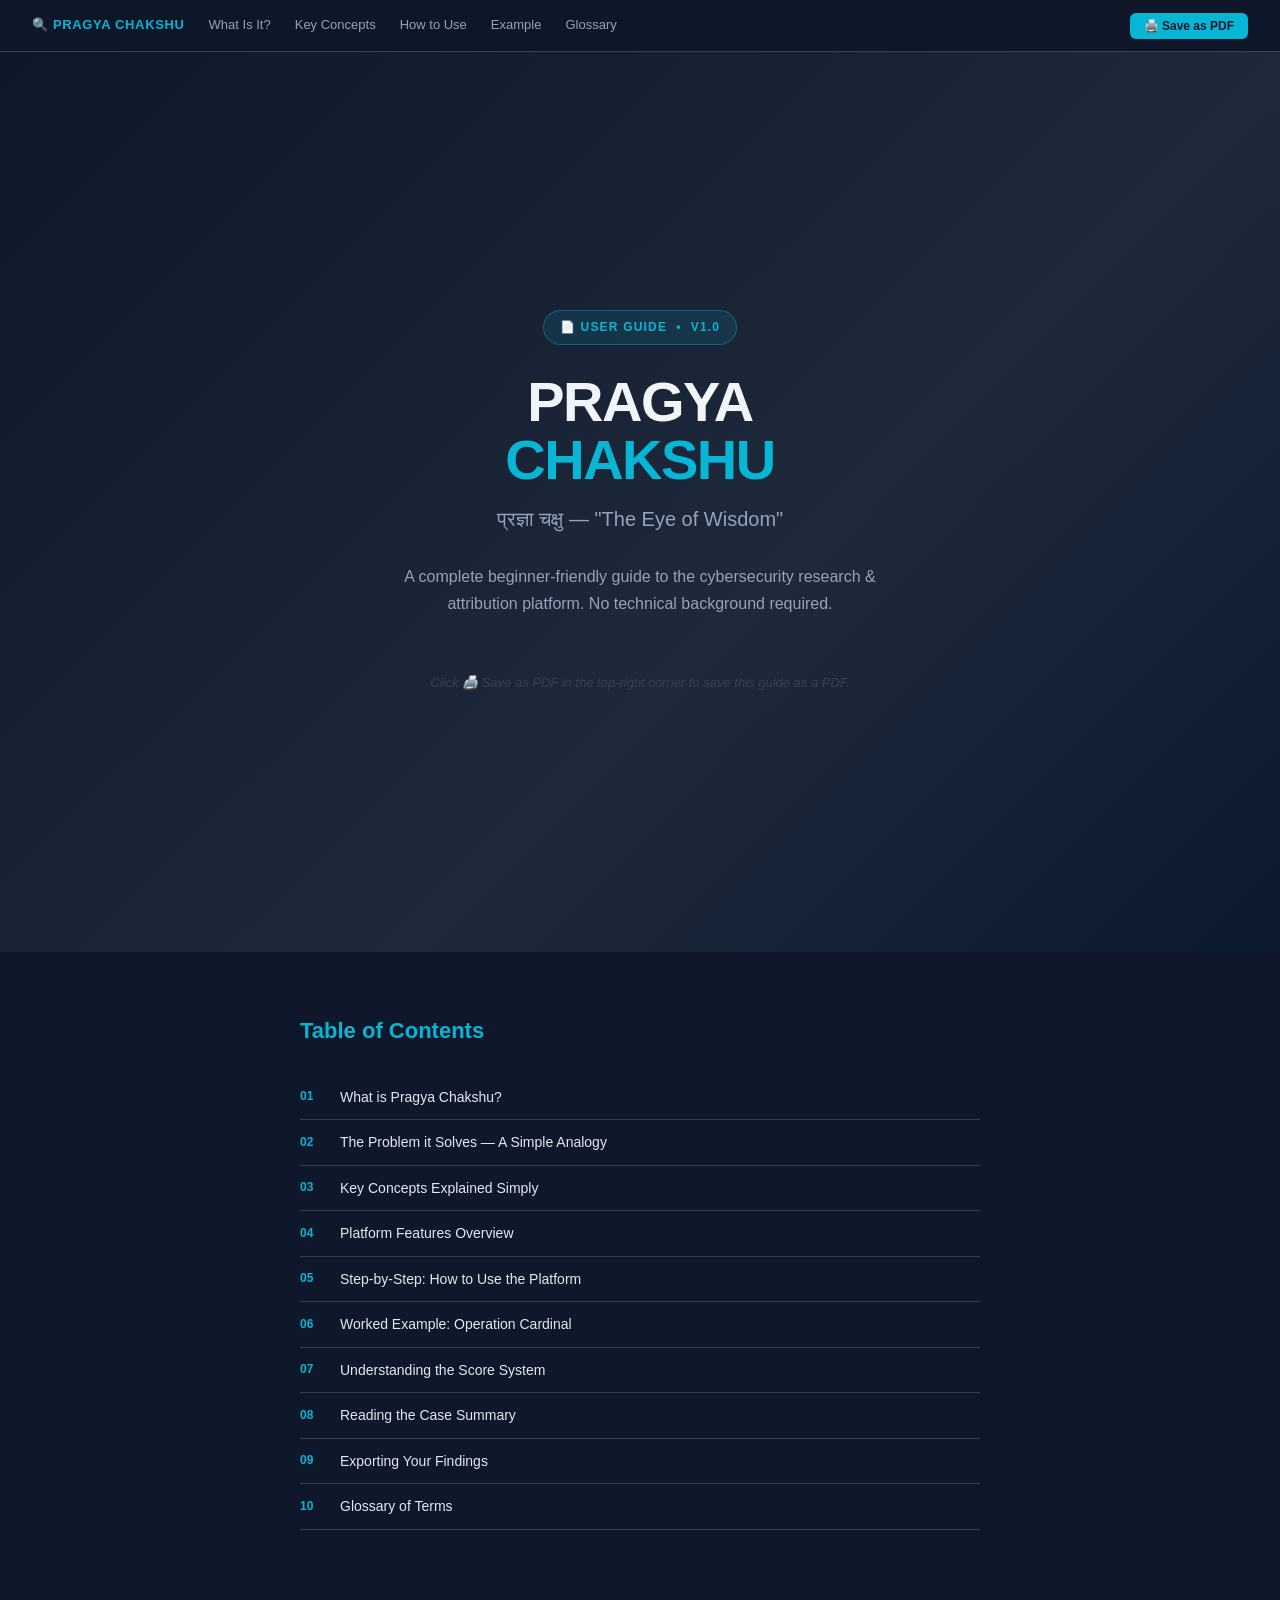
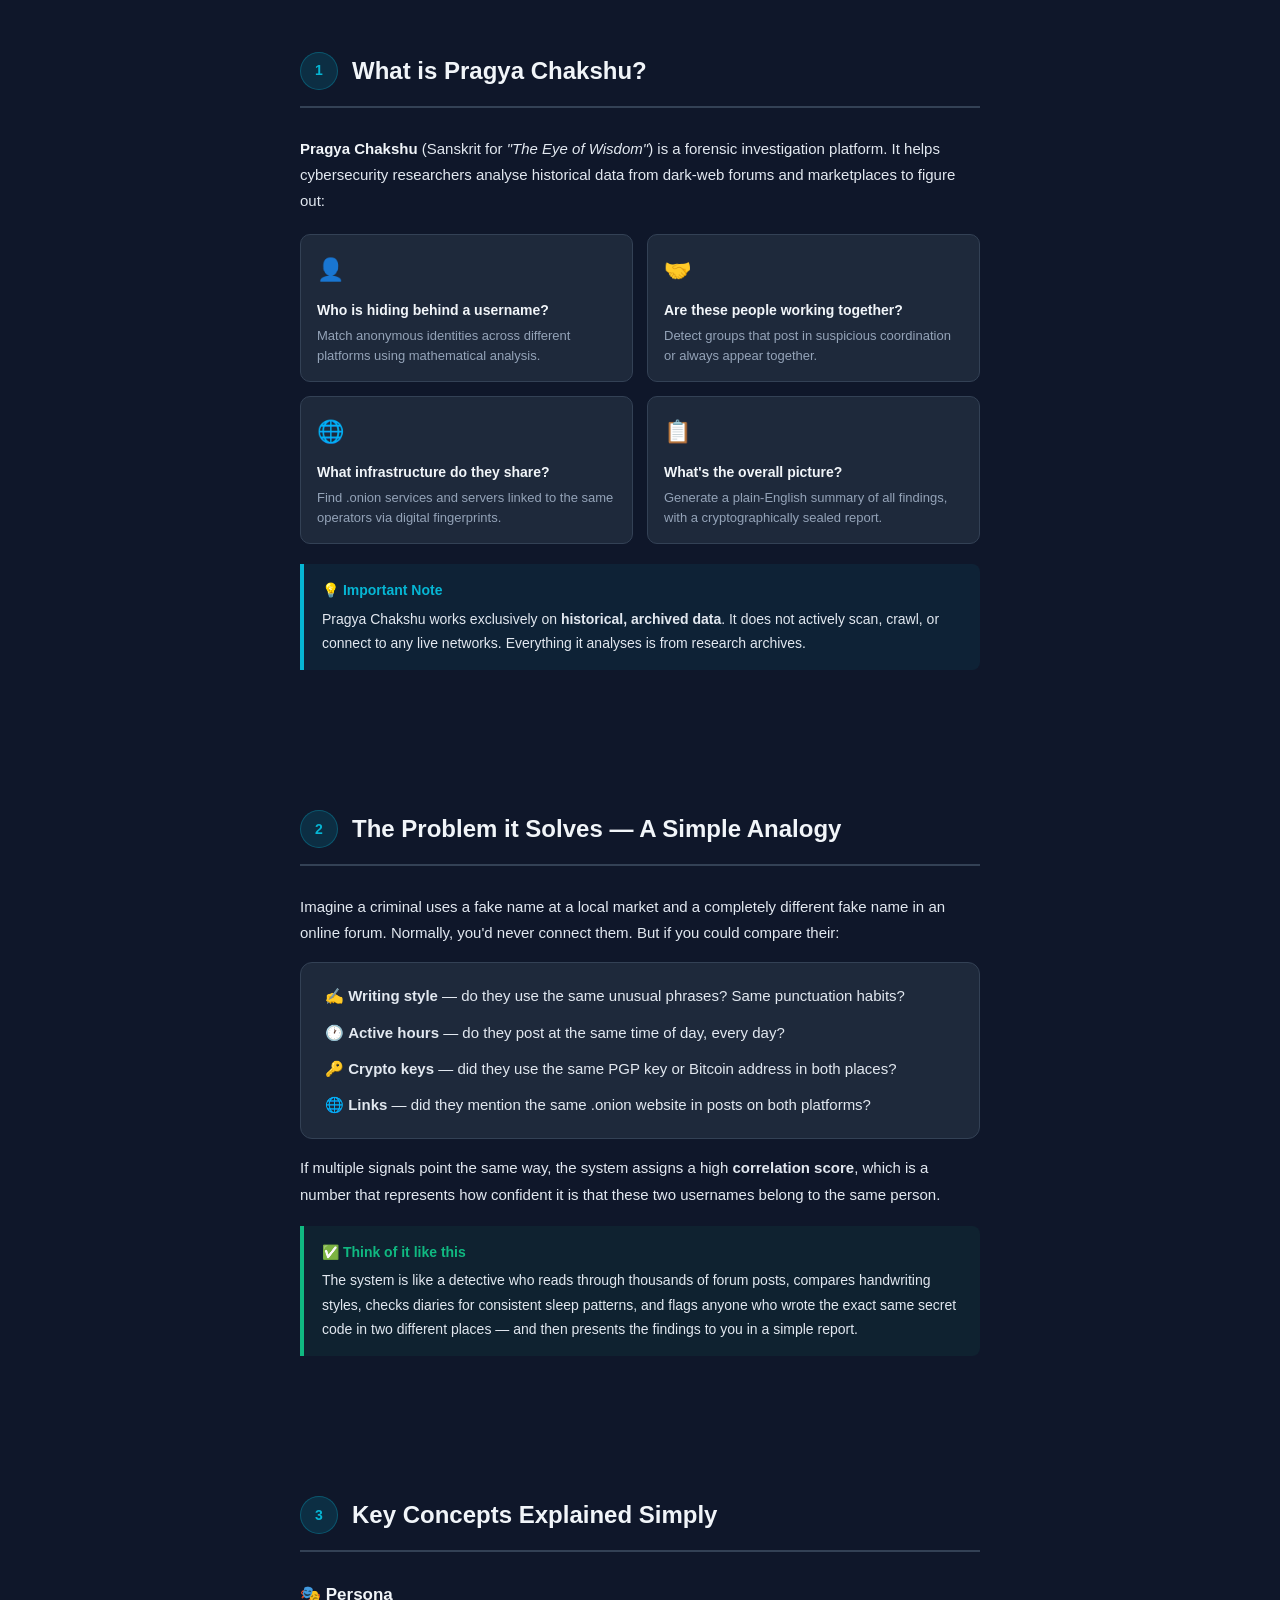
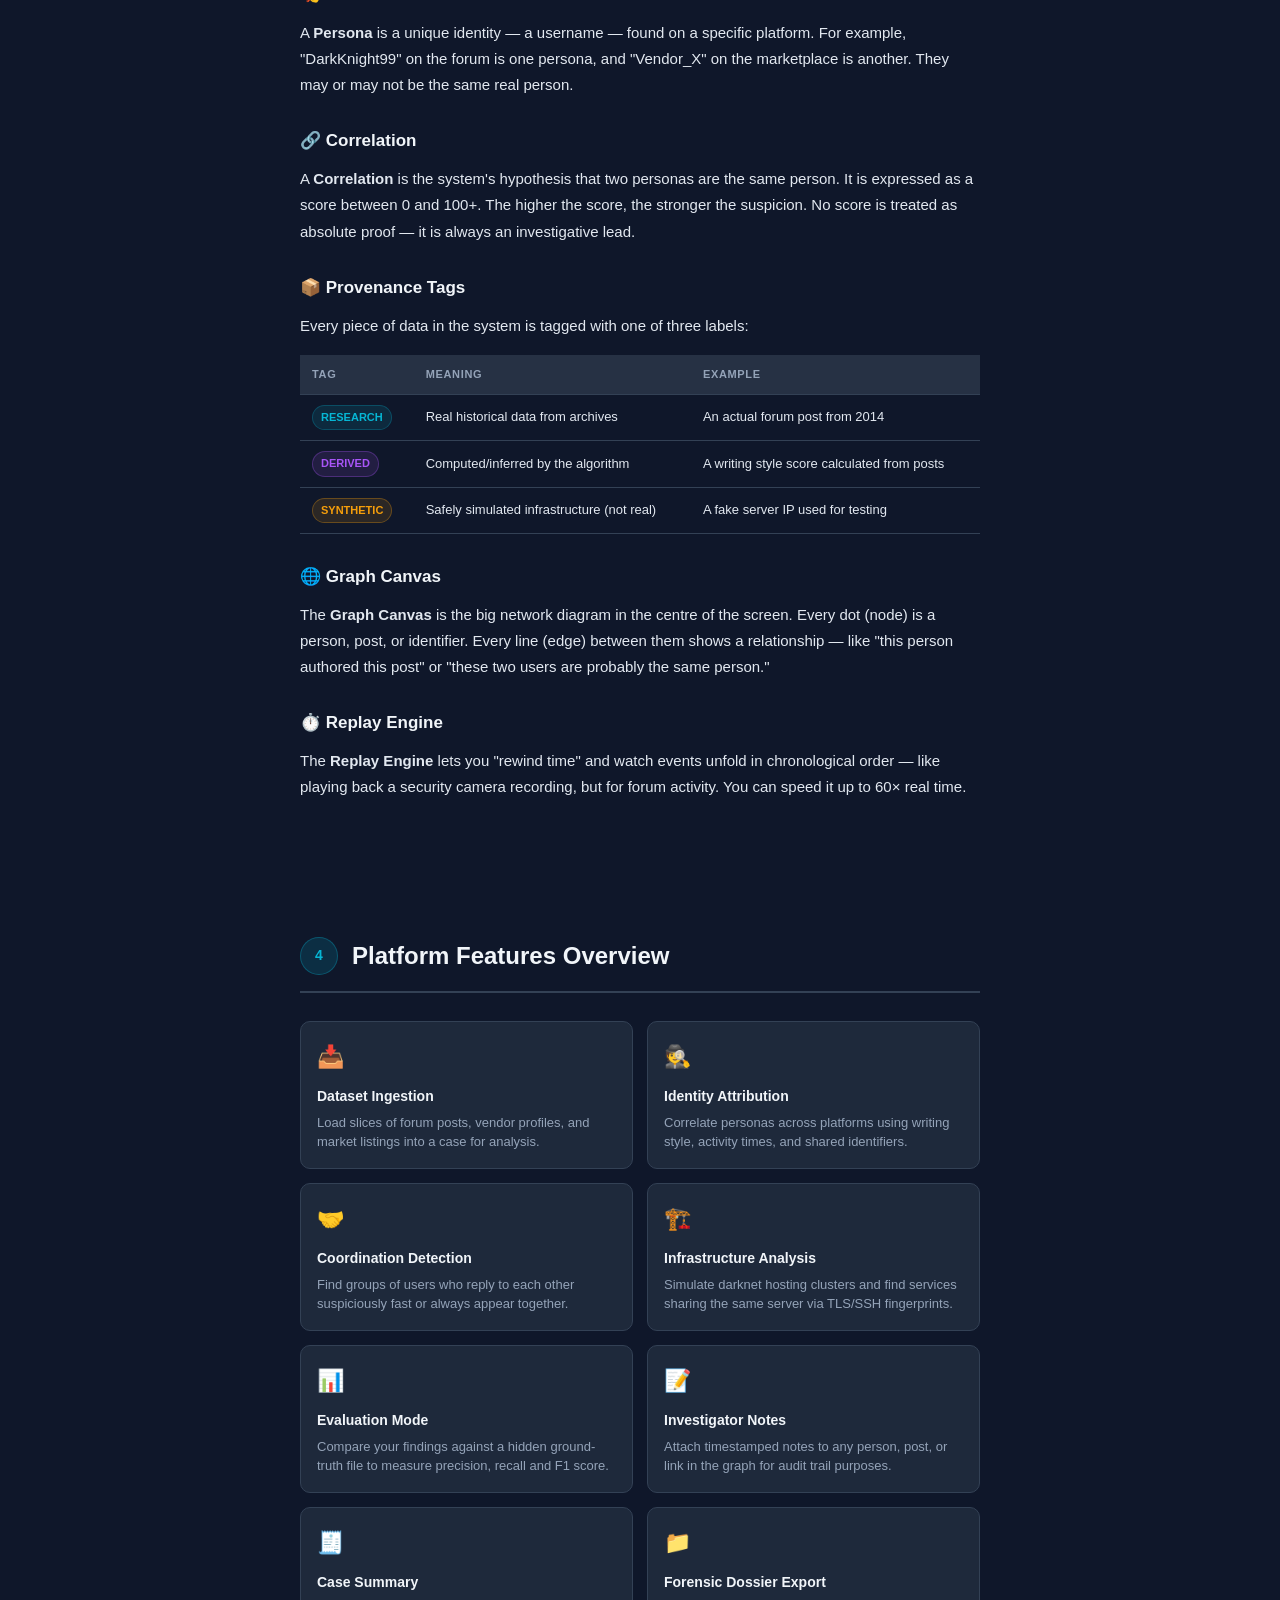
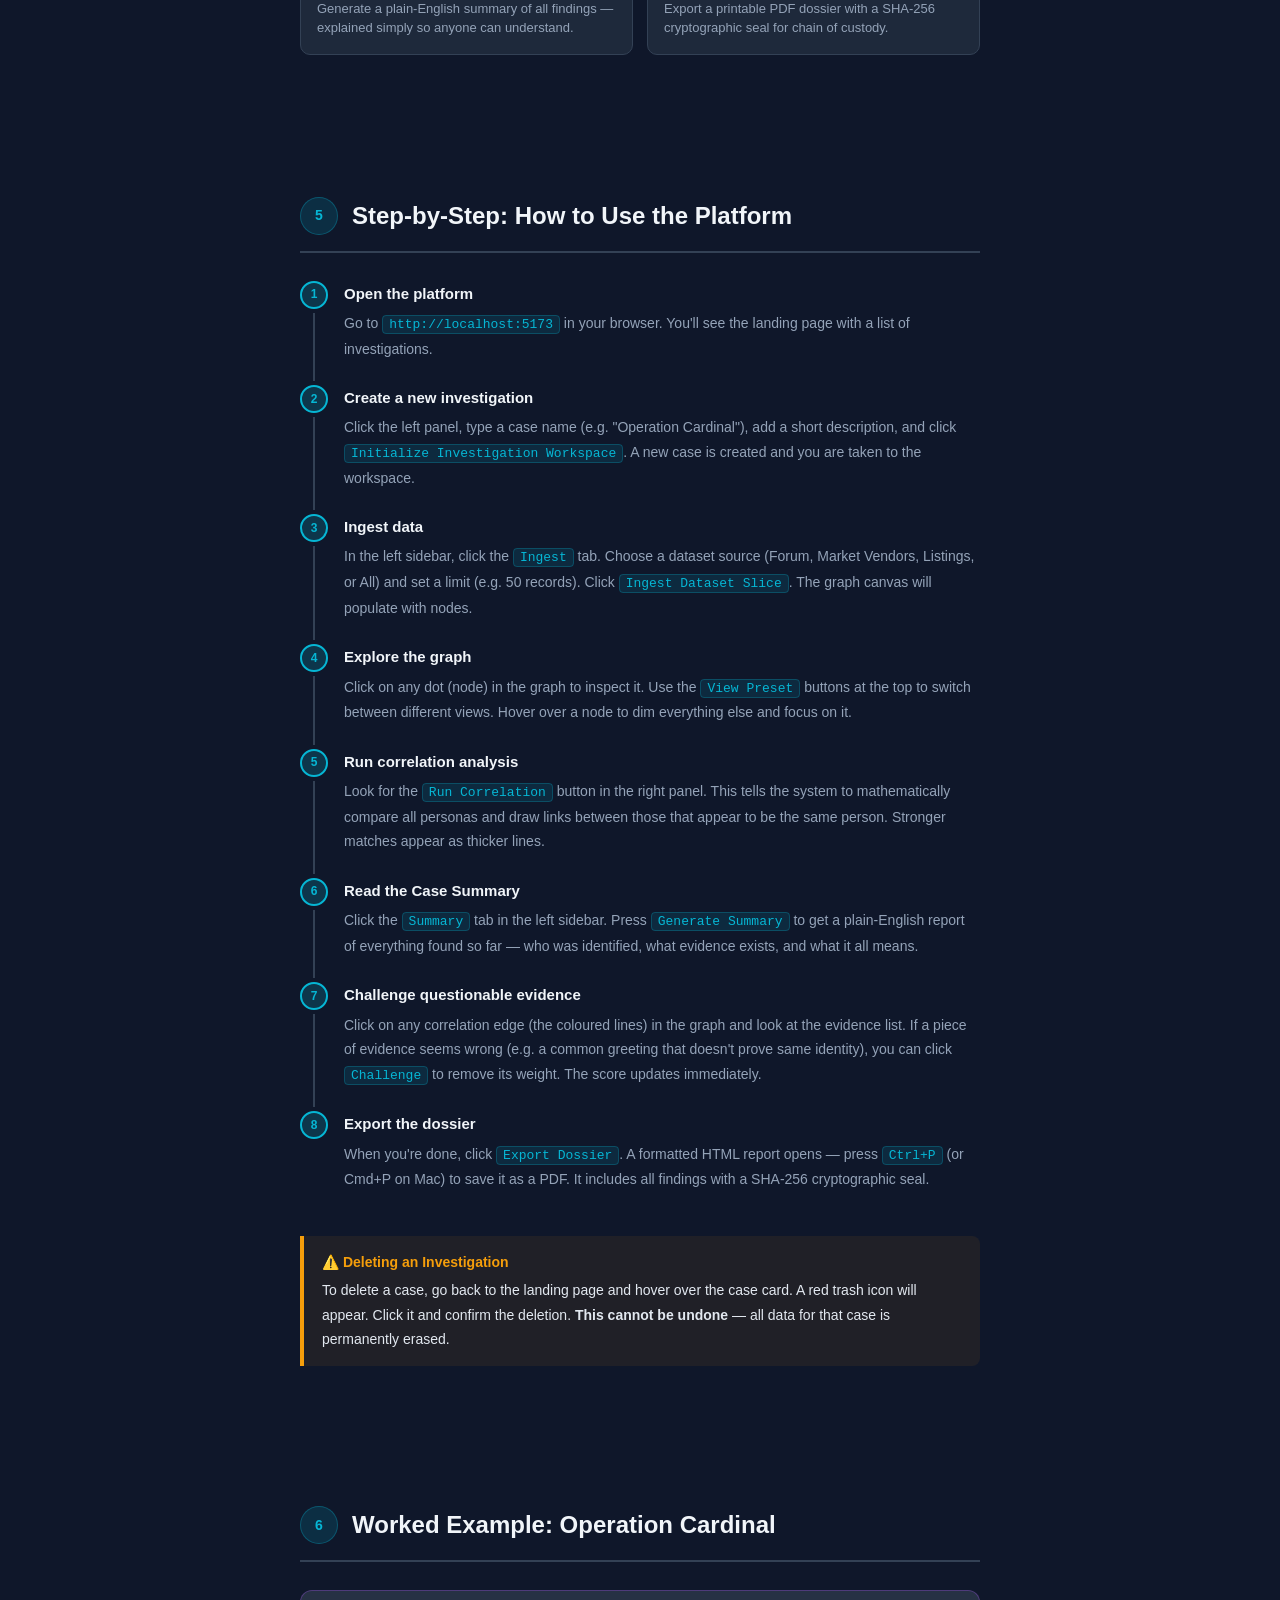
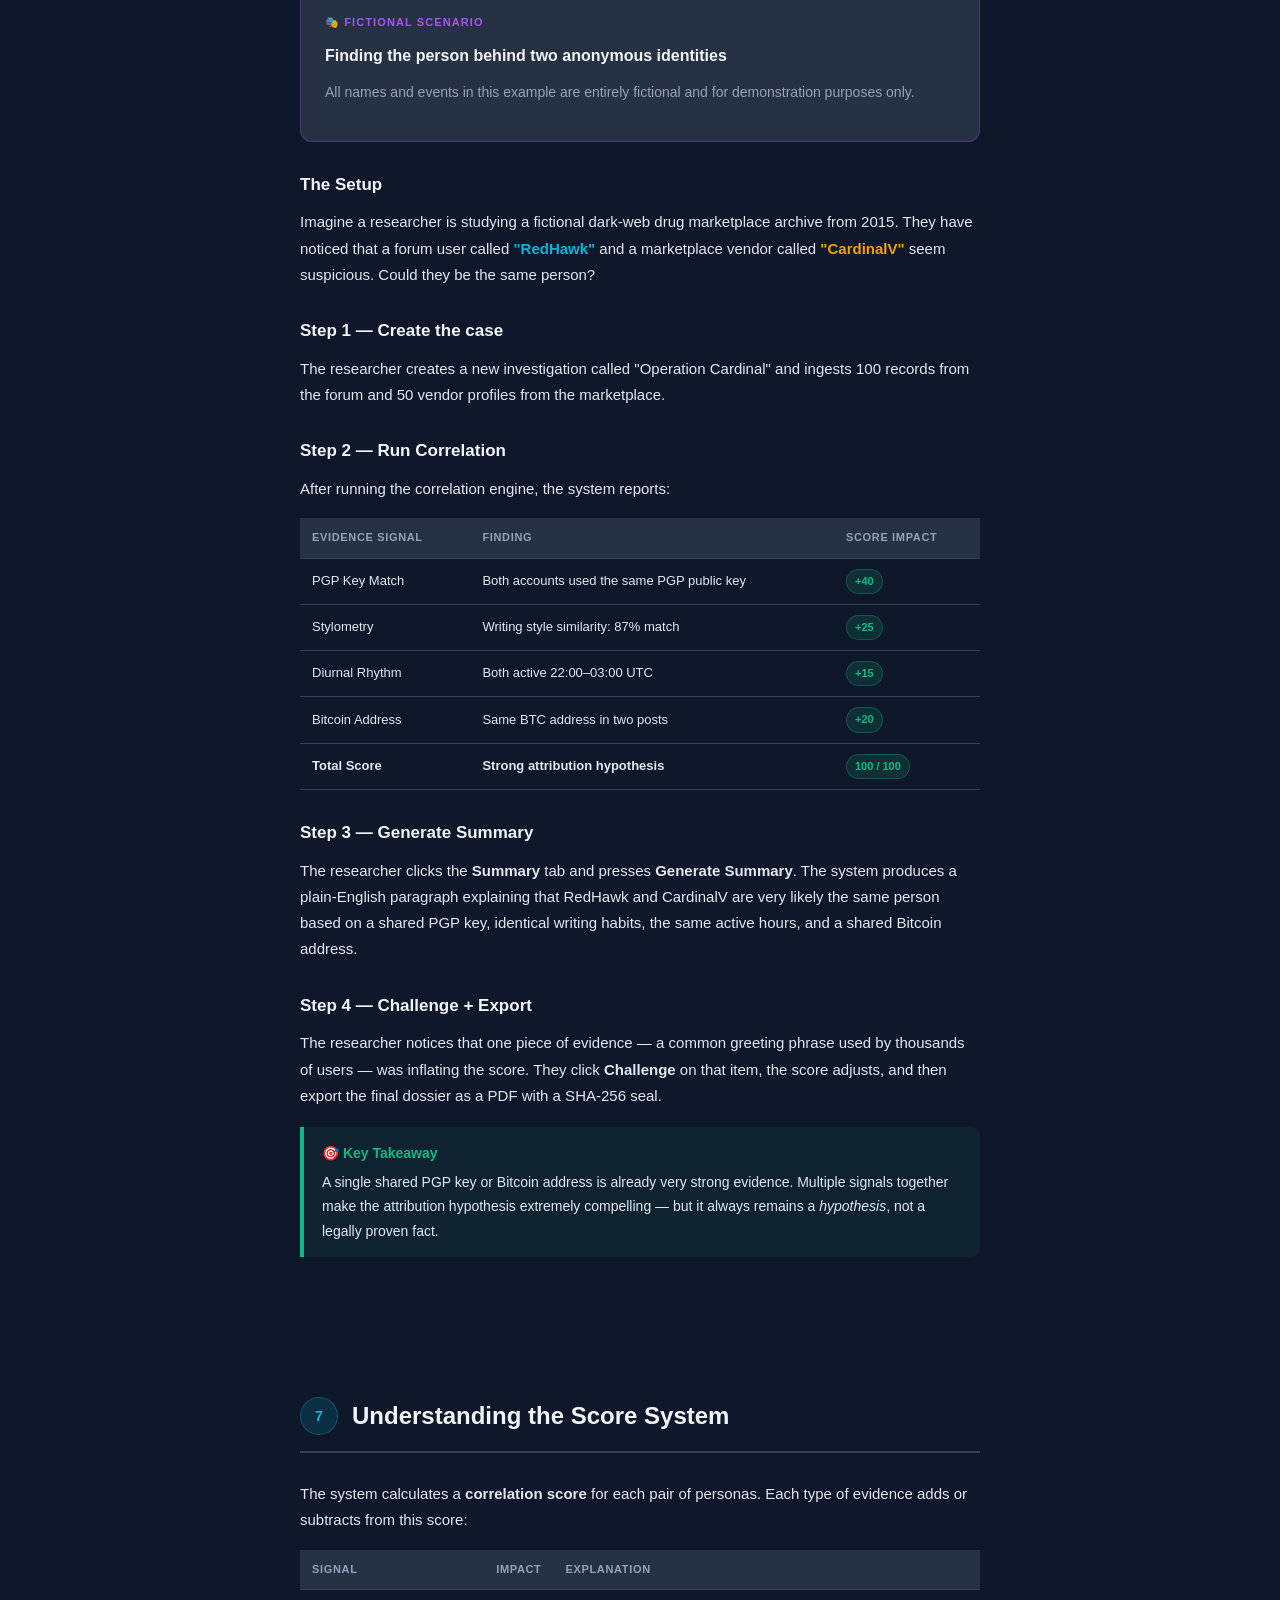
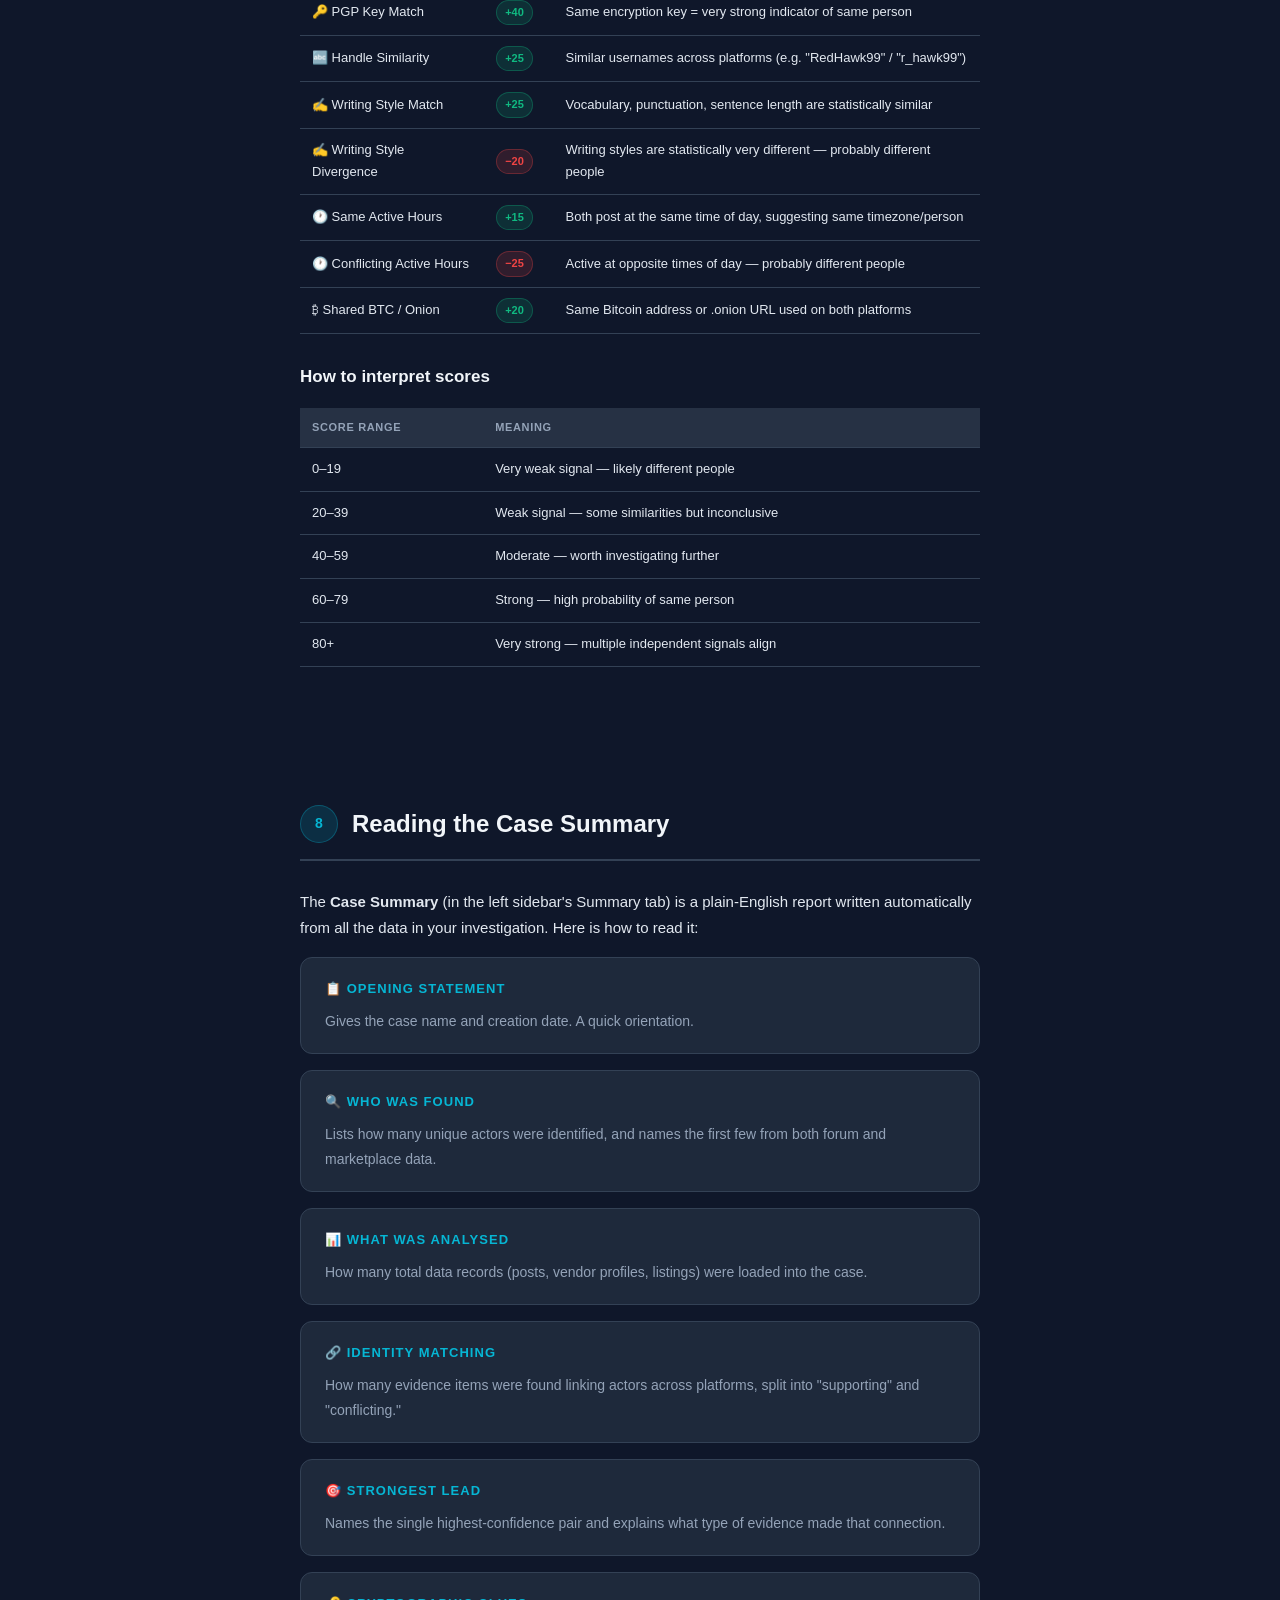
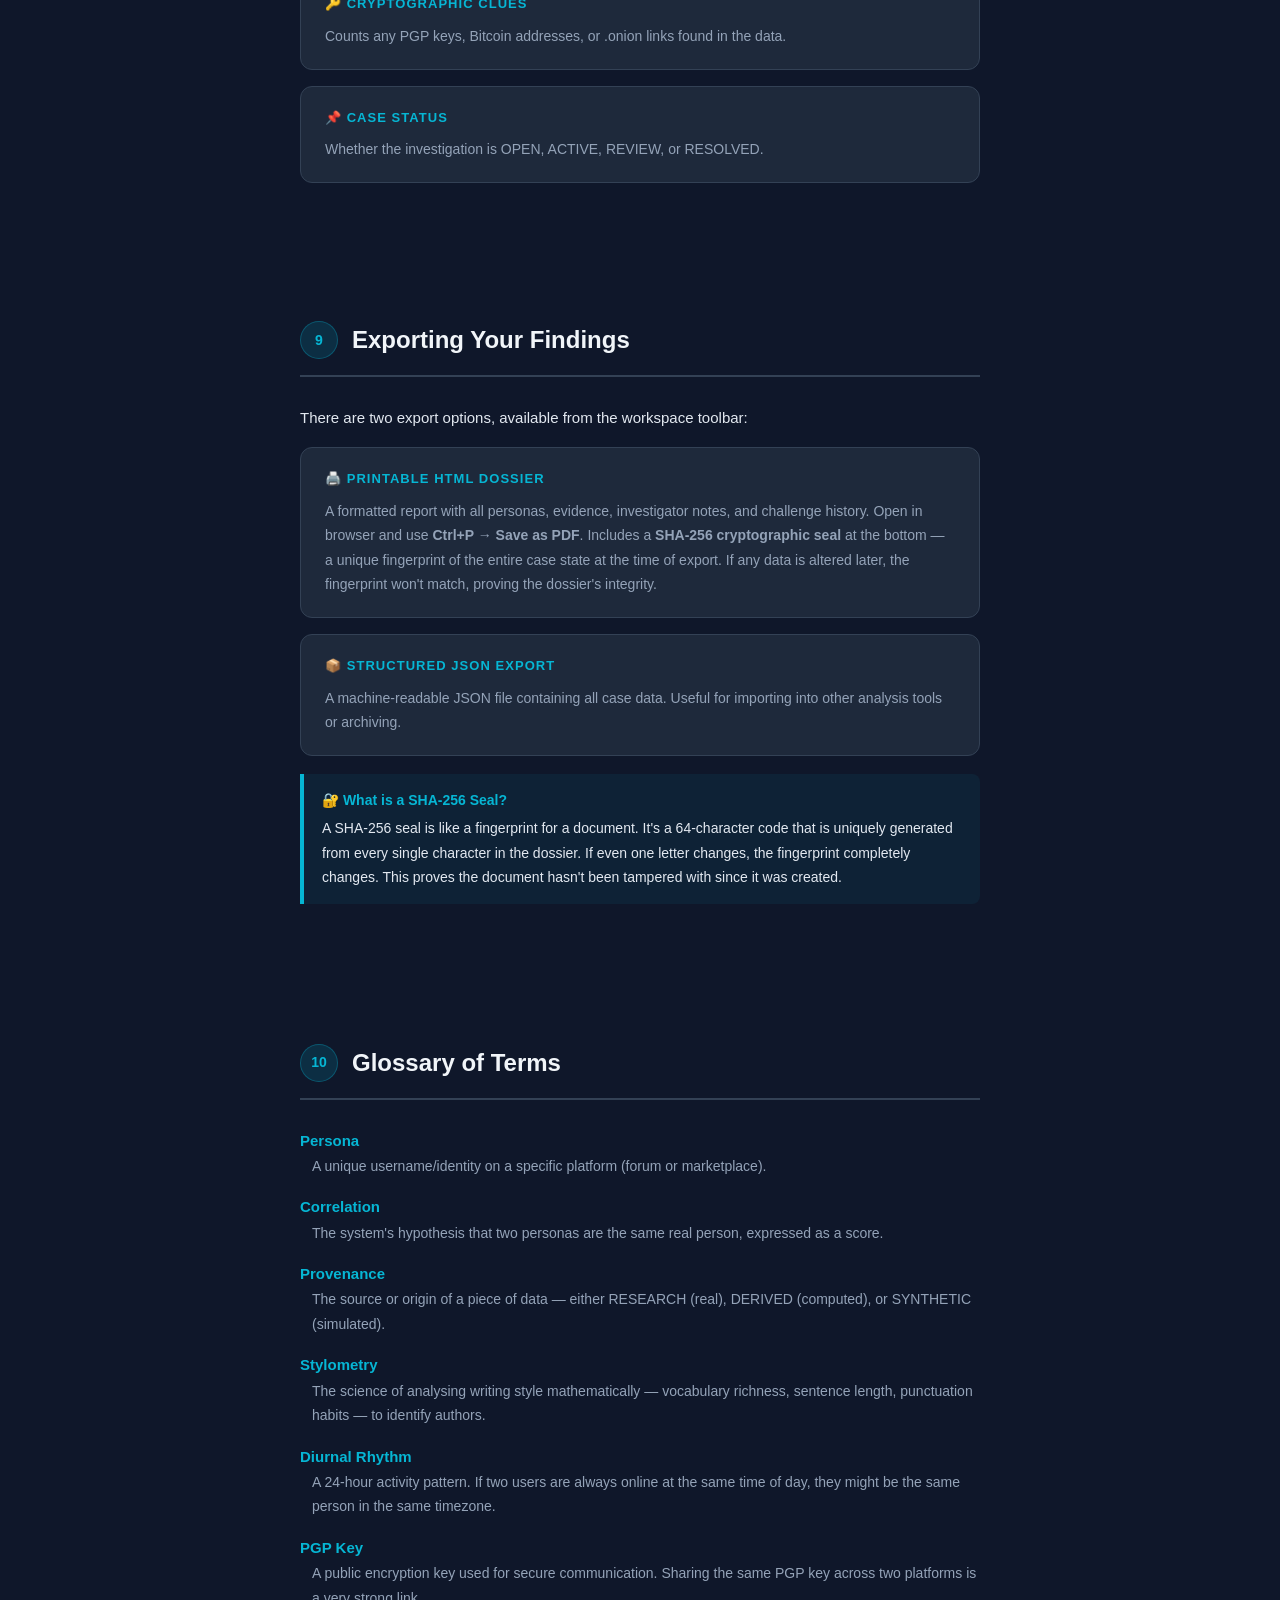
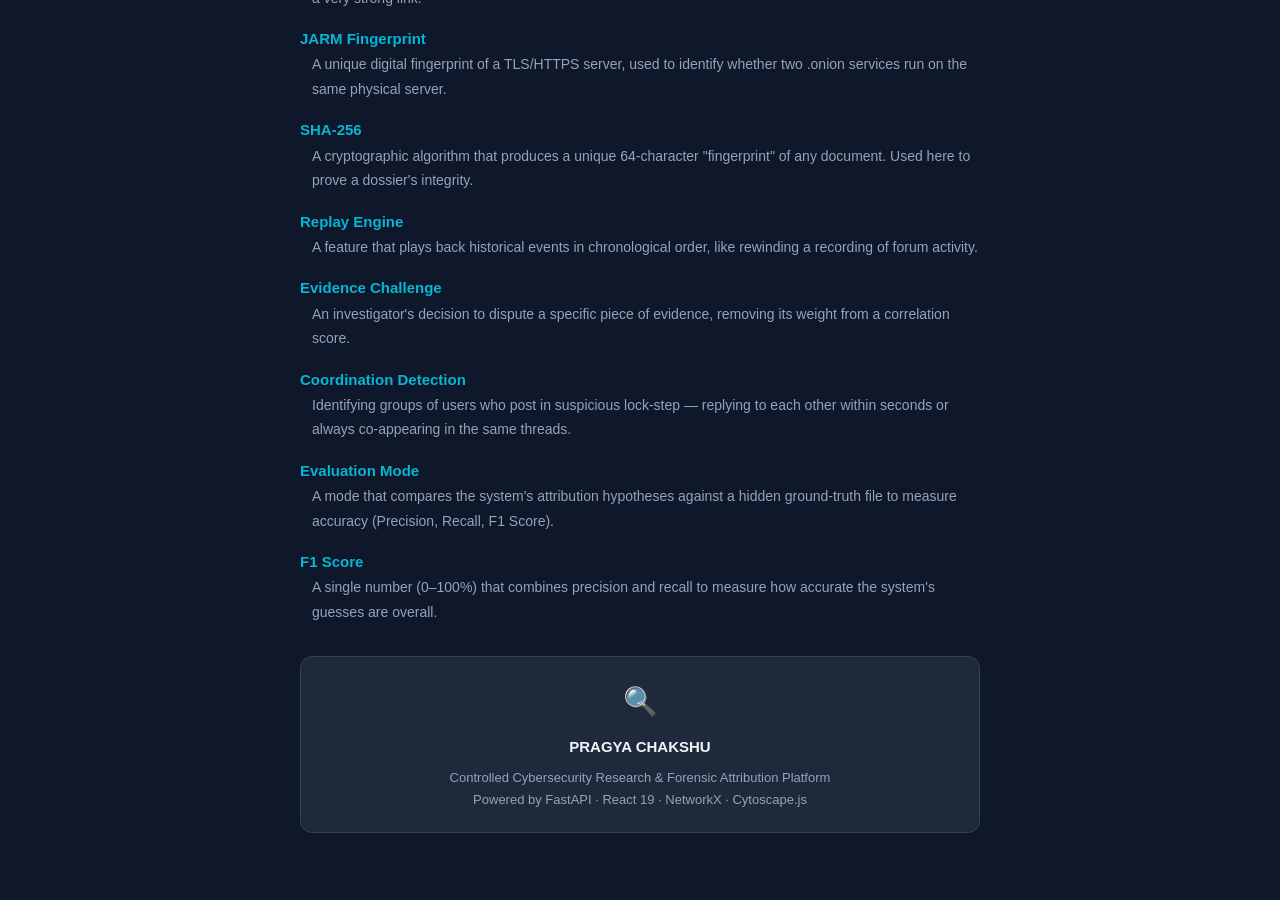
<file: backend/user_guide.html>
<!DOCTYPE html>
<html lang="en">
<head>
  <meta charset="UTF-8" />
  <meta name="viewport" content="width=device-width, initial-scale=1.0" />
  <title>Pragya Chakshu — User Guide</title>
  <style>
    :root {
      --bg: #0f172a;
      --surface: #1e293b;
      --surface2: #263144;
      --border: #334155;
      --cyan: #06b6d4;
      --cyan-dark: #0891b2;
      --green: #10b981;
      --amber: #f59e0b;
      --red: #ef4444;
      --purple: #a855f7;
      --text: #e2e8f0;
      --muted: #94a3b8;
      --heading: #f1f5f9;
    }
    * { box-sizing: border-box; margin: 0; padding: 0; }
    body {
      font-family: -apple-system, BlinkMacSystemFont, 'Segoe UI', Roboto, sans-serif;
      background: var(--bg);
      color: var(--text);
      font-size: 15px;
      line-height: 1.75;
    }

    /* ── Cover Page ── */
    .cover {
      min-height: 100vh;
      display: flex;
      flex-direction: column;
      align-items: center;
      justify-content: center;
      background: linear-gradient(135deg, #0f172a 0%, #1e293b 60%, #0c1a2e 100%);
      text-align: center;
      padding: 60px 40px;
      page-break-after: always;
    }
    .cover-badge {
      display: inline-flex;
      align-items: center;
      gap: 8px;
      background: rgba(6,182,212,0.12);
      border: 1px solid rgba(6,182,212,0.35);
      border-radius: 999px;
      padding: 6px 16px;
      font-size: 12px;
      font-weight: 700;
      letter-spacing: 0.1em;
      text-transform: uppercase;
      color: var(--cyan);
      margin-bottom: 28px;
    }
    .cover h1 {
      font-size: 56px;
      font-weight: 900;
      letter-spacing: -1.5px;
      color: var(--heading);
      line-height: 1.05;
      margin-bottom: 12px;
    }
    .cover h1 span { color: var(--cyan); }
    .cover-sub {
      font-size: 20px;
      color: var(--muted);
      margin-bottom: 8px;
      font-weight: 300;
    }
    .cover-hint {
      font-size: 13px;
      color: var(--border);
      margin-top: 40px;
      font-style: italic;
    }

    /* ── TOC ── */
    .toc {
      max-width: 760px;
      margin: 0 auto;
      padding: 60px 40px;
      page-break-after: always;
    }
    .toc h2 { font-size: 22px; color: var(--cyan); margin-bottom: 24px; }
    .toc ol { list-style: none; padding: 0; counter-reset: toc; }
    .toc ol li {
      counter-increment: toc;
      display: flex;
      align-items: center;
      gap: 12px;
      border-bottom: 1px solid var(--border);
      padding: 10px 0;
      font-size: 14px;
    }
    .toc ol li::before {
      content: counter(toc, decimal-leading-zero);
      font-weight: 700;
      color: var(--cyan);
      font-size: 12px;
      min-width: 28px;
    }

    /* ── Body ── */
    .page {
      max-width: 760px;
      margin: 0 auto;
      padding: 60px 40px;
    }
    .section-header {
      display: flex;
      align-items: center;
      gap: 14px;
      margin-bottom: 28px;
      padding-bottom: 14px;
      border-bottom: 2px solid var(--border);
    }
    .section-num {
      display: flex;
      align-items: center;
      justify-content: center;
      width: 38px;
      height: 38px;
      border-radius: 50%;
      background: rgba(6,182,212,0.15);
      border: 1px solid rgba(6,182,212,0.3);
      font-weight: 800;
      color: var(--cyan);
      font-size: 14px;
      shrink: 0;
    }
    .section-header h2 {
      font-size: 24px;
      font-weight: 800;
      color: var(--heading);
    }

    p { margin-bottom: 14px; color: var(--text); }
    h3 { font-size: 17px; color: var(--heading); margin: 28px 0 10px; font-weight: 700; }
    h4 { font-size: 14px; color: var(--cyan); margin: 20px 0 8px; font-weight: 700; text-transform: uppercase; letter-spacing: 0.05em; }

    /* Cards */
    .card {
      background: var(--surface);
      border: 1px solid var(--border);
      border-radius: 12px;
      padding: 20px 24px;
      margin: 16px 0;
    }
    .card-title {
      font-size: 13px;
      font-weight: 700;
      text-transform: uppercase;
      letter-spacing: 0.08em;
      color: var(--cyan);
      margin-bottom: 8px;
    }

    /* Callout boxes */
    .callout {
      border-left: 4px solid;
      border-radius: 0 8px 8px 0;
      padding: 14px 18px;
      margin: 18px 0;
      font-size: 14px;
    }
    .callout.tip { border-color: var(--green); background: rgba(16,185,129,0.07); }
    .callout.note { border-color: var(--cyan); background: rgba(6,182,212,0.07); }
    .callout.warn { border-color: var(--amber); background: rgba(245,158,11,0.07); }
    .callout-title { font-weight: 700; margin-bottom: 4px; }
    .callout.tip .callout-title { color: var(--green); }
    .callout.note .callout-title { color: var(--cyan); }
    .callout.warn .callout-title { color: var(--amber); }

    /* Step flow */
    .steps { display: flex; flex-direction: column; gap: 0; margin: 20px 0; }
    .step {
      display: flex;
      gap: 16px;
      position: relative;
    }
    .step-line {
      display: flex;
      flex-direction: column;
      align-items: center;
    }
    .step-dot {
      width: 28px;
      height: 28px;
      border-radius: 50%;
      background: rgba(6,182,212,0.2);
      border: 2px solid var(--cyan);
      display: flex;
      align-items: center;
      justify-content: center;
      font-weight: 700;
      font-size: 12px;
      color: var(--cyan);
      shrink: 0;
      flex-shrink: 0;
    }
    .step-connector {
      width: 2px;
      flex: 1;
      background: var(--border);
      margin: 4px 0;
      min-height: 24px;
    }
    .step:last-child .step-connector { display: none; }
    .step-body { padding-bottom: 24px; flex: 1; }
    .step-title { font-weight: 700; color: var(--heading); margin-bottom: 4px; font-size: 15px; }
    .step-desc { color: var(--muted); font-size: 14px; }
    .step-desc code {
      background: rgba(6,182,212,0.12);
      border: 1px solid rgba(6,182,212,0.25);
      padding: 1px 6px;
      border-radius: 4px;
      font-family: monospace;
      font-size: 13px;
      color: var(--cyan);
    }

    /* Feature grid */
    .feature-grid {
      display: grid;
      grid-template-columns: 1fr 1fr;
      gap: 14px;
      margin: 20px 0;
    }
    .feature-card {
      background: var(--surface);
      border: 1px solid var(--border);
      border-radius: 10px;
      padding: 16px;
    }
    .feature-icon { font-size: 22px; margin-bottom: 8px; }
    .feature-title { font-weight: 700; color: var(--heading); font-size: 14px; margin-bottom: 4px; }
    .feature-desc { font-size: 13px; color: var(--muted); line-height: 1.5; }

    /* Example scenario */
    .scenario {
      background: var(--surface2);
      border: 1px solid rgba(168,85,247,0.3);
      border-radius: 12px;
      padding: 22px 24px;
      margin: 20px 0;
    }
    .scenario-label {
      font-size: 11px;
      font-weight: 800;
      text-transform: uppercase;
      letter-spacing: 0.1em;
      color: var(--purple);
      margin-bottom: 10px;
    }
    .scenario-title { font-size: 16px; font-weight: 700; color: var(--heading); margin-bottom: 10px; }
    .scenario p { font-size: 14px; color: var(--muted); }

    /* Evidence scoring table */
    table {
      width: 100%;
      border-collapse: collapse;
      margin: 16px 0;
      font-size: 13px;
    }
    th, td { padding: 10px 12px; text-align: left; border-bottom: 1px solid var(--border); }
    th { background: var(--surface2); color: var(--muted); font-weight: 700; font-size: 11px; text-transform: uppercase; letter-spacing: 0.06em; }
    td { color: var(--text); }
    .badge {
      display: inline-block;
      padding: 2px 8px;
      border-radius: 999px;
      font-size: 11px;
      font-weight: 700;
      text-transform: uppercase;
    }
    .b-green { background: rgba(16,185,129,0.15); color: var(--green); border: 1px solid rgba(16,185,129,0.3); }
    .b-red { background: rgba(239,68,68,0.15); color: var(--red); border: 1px solid rgba(239,68,68,0.3); }
    .b-cyan { background: rgba(6,182,212,0.12); color: var(--cyan); border: 1px solid rgba(6,182,212,0.25); }
    .b-amber { background: rgba(245,158,11,0.12); color: var(--amber); border: 1px solid rgba(245,158,11,0.3); }
    .b-purple { background: rgba(168,85,247,0.12); color: var(--purple); border: 1px solid rgba(168,85,247,0.3); }

    /* Glossary */
    .glossary dt { font-weight: 700; color: var(--cyan); margin-top: 16px; }
    .glossary dd { color: var(--muted); font-size: 14px; margin-left: 12px; }

    /* Print */
    @media print {
      body { background: #fff; color: #1e293b; }
      .cover { background: #1e293b; }
      .step-connector { background: #cbd5e1; }
      .card, .feature-card { border: 1px solid #cbd5e1; background: #f8fafc; }
      .scenario { background: #f5f3ff; border-color: #a855f7; }
    }

    /* Nav bar */
    .navbar {
      position: fixed;
      top: 0;
      left: 0;
      right: 0;
      height: 52px;
      background: rgba(15,23,42,0.95);
      backdrop-filter: blur(8px);
      border-bottom: 1px solid var(--border);
      display: flex;
      align-items: center;
      gap: 24px;
      padding: 0 32px;
      z-index: 100;
      font-size: 13px;
    }
    .navbar-brand { font-weight: 800; color: var(--cyan); letter-spacing: 0.05em; }
    .navbar a { color: var(--muted); text-decoration: none; }
    .navbar a:hover { color: var(--cyan); }
    .navbar .print-btn {
      margin-left: auto;
      background: var(--cyan);
      color: #0f172a;
      border: none;
      border-radius: 6px;
      padding: 6px 14px;
      font-size: 12px;
      font-weight: 700;
      cursor: pointer;
    }
    .body-offset { padding-top: 52px; }
    @media print { .navbar { display: none; } .body-offset { padding-top: 0; } }
  </style>
</head>
<body>

<nav class="navbar">
  <span class="navbar-brand">🔍 PRAGYA CHAKSHU</span>
  <a href="#what-is">What Is It?</a>
  <a href="#concepts">Key Concepts</a>
  <a href="#walkthrough">How to Use</a>
  <a href="#example">Example</a>
  <a href="#glossary">Glossary</a>
  <button class="print-btn" onclick="window.print()">🖨️ Save as PDF</button>
</nav>

<div class="body-offset">

<!-- ═══════════════════════════════════════════════════
     COVER
════════════════════════════════════════════════════ -->
<div class="cover">
  <div class="cover-badge">📄 User Guide &nbsp;•&nbsp; v1.0</div>
  <h1>PRAGYA<br/><span>CHAKSHU</span></h1>
  <div class="cover-sub">प्रज्ञा चक्षु — "The Eye of Wisdom"</div>
  <p style="color:var(--muted);font-size:16px;max-width:520px;margin-top:18px;line-height:1.7">
    A complete beginner-friendly guide to the cybersecurity research &amp;
    attribution platform. No technical background required.
  </p>
  <div class="cover-hint">Click 🖨️ Save as PDF in the top-right corner to save this guide as a PDF.</div>
</div>

<!-- ═══════════════════════════════════════════════════
     TABLE OF CONTENTS
════════════════════════════════════════════════════ -->
<div class="toc" id="toc">
  <h2>Table of Contents</h2>
  <ol>
    <li>What is Pragya Chakshu?</li>
    <li>The Problem it Solves — A Simple Analogy</li>
    <li>Key Concepts Explained Simply</li>
    <li>Platform Features Overview</li>
    <li>Step-by-Step: How to Use the Platform</li>
    <li>Worked Example: Operation Cardinal</li>
    <li>Understanding the Score System</li>
    <li>Reading the Case Summary</li>
    <li>Exporting Your Findings</li>
    <li>Glossary of Terms</li>
  </ol>
</div>

<!-- ═══════════════════════════════════════════════════
     SECTION 1 — WHAT IS IT?
════════════════════════════════════════════════════ -->
<div class="page" id="what-is">
  <div class="section-header">
    <div class="section-num">1</div>
    <h2>What is Pragya Chakshu?</h2>
  </div>

  <p>
    <strong style="color:var(--heading)">Pragya Chakshu</strong> (Sanskrit for <em>"The Eye of Wisdom"</em>)
    is a forensic investigation platform. It helps cybersecurity researchers analyse historical data from
    dark-web forums and marketplaces to figure out:
  </p>

  <div class="feature-grid">
    <div class="feature-card">
      <div class="feature-icon">👤</div>
      <div class="feature-title">Who is hiding behind a username?</div>
      <div class="feature-desc">Match anonymous identities across different platforms using mathematical analysis.</div>
    </div>
    <div class="feature-card">
      <div class="feature-icon">🤝</div>
      <div class="feature-title">Are these people working together?</div>
      <div class="feature-desc">Detect groups that post in suspicious coordination or always appear together.</div>
    </div>
    <div class="feature-card">
      <div class="feature-icon">🌐</div>
      <div class="feature-title">What infrastructure do they share?</div>
      <div class="feature-desc">Find .onion services and servers linked to the same operators via digital fingerprints.</div>
    </div>
    <div class="feature-card">
      <div class="feature-icon">📋</div>
      <div class="feature-title">What's the overall picture?</div>
      <div class="feature-desc">Generate a plain-English summary of all findings, with a cryptographically sealed report.</div>
    </div>
  </div>

  <div class="callout note">
    <div class="callout-title">💡 Important Note</div>
    Pragya Chakshu works exclusively on <strong>historical, archived data</strong>. It does not
    actively scan, crawl, or connect to any live networks. Everything it analyses is from research archives.
  </div>
</div>

<!-- ═══════════════════════════════════════════════════
     SECTION 2 — ANALOGY
════════════════════════════════════════════════════ -->
<div class="page">
  <div class="section-header">
    <div class="section-num">2</div>
    <h2>The Problem it Solves — A Simple Analogy</h2>
  </div>

  <p>
    Imagine a criminal uses a fake name at a local market and a completely different fake name in
    an online forum. Normally, you'd never connect them. But if you could compare their:
  </p>

  <div class="card">
    <ul style="list-style:none;padding:0;display:flex;flex-direction:column;gap:10px;">
      <li>✍️ <strong>Writing style</strong> — do they use the same unusual phrases? Same punctuation habits?</li>
      <li>🕐 <strong>Active hours</strong> — do they post at the same time of day, every day?</li>
      <li>🔑 <strong>Crypto keys</strong> — did they use the same PGP key or Bitcoin address in both places?</li>
      <li>🌐 <strong>Links</strong> — did they mention the same .onion website in posts on both platforms?</li>
    </ul>
  </div>

  <p>
    If multiple signals point the same way, the system assigns a high <strong>correlation score</strong>,
    which is a number that represents how confident it is that these two usernames belong to the same person.
  </p>

  <div class="callout tip">
    <div class="callout-title">✅ Think of it like this</div>
    The system is like a detective who reads through thousands of forum posts, compares handwriting
    styles, checks diaries for consistent sleep patterns, and flags anyone who wrote the exact same
    secret code in two different places — and then presents the findings to you in a simple report.
  </div>
</div>

<!-- ═══════════════════════════════════════════════════
     SECTION 3 — KEY CONCEPTS
════════════════════════════════════════════════════ -->
<div class="page" id="concepts">
  <div class="section-header">
    <div class="section-num">3</div>
    <h2>Key Concepts Explained Simply</h2>
  </div>

  <h3>🎭 Persona</h3>
  <p>
    A <strong>Persona</strong> is a unique identity — a username — found on a specific platform.
    For example, "DarkKnight99" on the forum is one persona, and "Vendor_X" on the marketplace
    is another. They may or may not be the same real person.
  </p>

  <h3>🔗 Correlation</h3>
  <p>
    A <strong>Correlation</strong> is the system's hypothesis that two personas are the same person.
    It is expressed as a score between 0 and 100+. The higher the score, the stronger the suspicion.
    No score is treated as absolute proof — it is always an investigative lead.
  </p>

  <h3>📦 Provenance Tags</h3>
  <p>Every piece of data in the system is tagged with one of three labels:</p>
  <table>
    <tr><th>Tag</th><th>Meaning</th><th>Example</th></tr>
    <tr>
      <td><span class="badge b-cyan">RESEARCH</span></td>
      <td>Real historical data from archives</td>
      <td>An actual forum post from 2014</td>
    </tr>
    <tr>
      <td><span class="badge b-purple">DERIVED</span></td>
      <td>Computed/inferred by the algorithm</td>
      <td>A writing style score calculated from posts</td>
    </tr>
    <tr>
      <td><span class="badge b-amber">SYNTHETIC</span></td>
      <td>Safely simulated infrastructure (not real)</td>
      <td>A fake server IP used for testing</td>
    </tr>
  </table>

  <h3>🌐 Graph Canvas</h3>
  <p>
    The <strong>Graph Canvas</strong> is the big network diagram in the centre of the screen.
    Every dot (node) is a person, post, or identifier. Every line (edge) between them shows a relationship
    — like "this person authored this post" or "these two users are probably the same person."
  </p>

  <h3>⏱️ Replay Engine</h3>
  <p>
    The <strong>Replay Engine</strong> lets you "rewind time" and watch events unfold in
    chronological order — like playing back a security camera recording, but for forum activity.
    You can speed it up to 60× real time.
  </p>
</div>

<!-- ═══════════════════════════════════════════════════
     SECTION 4 — FEATURES
════════════════════════════════════════════════════ -->
<div class="page">
  <div class="section-header">
    <div class="section-num">4</div>
    <h2>Platform Features Overview</h2>
  </div>

  <div class="feature-grid">
    <div class="feature-card">
      <div class="feature-icon">📥</div>
      <div class="feature-title">Dataset Ingestion</div>
      <div class="feature-desc">Load slices of forum posts, vendor profiles, and market listings into a case for analysis.</div>
    </div>
    <div class="feature-card">
      <div class="feature-icon">🕵️</div>
      <div class="feature-title">Identity Attribution</div>
      <div class="feature-desc">Correlate personas across platforms using writing style, activity times, and shared identifiers.</div>
    </div>
    <div class="feature-card">
      <div class="feature-icon">🤝</div>
      <div class="feature-title">Coordination Detection</div>
      <div class="feature-desc">Find groups of users who reply to each other suspiciously fast or always appear together.</div>
    </div>
    <div class="feature-card">
      <div class="feature-icon">🏗️</div>
      <div class="feature-title">Infrastructure Analysis</div>
      <div class="feature-desc">Simulate darknet hosting clusters and find services sharing the same server via TLS/SSH fingerprints.</div>
    </div>
    <div class="feature-card">
      <div class="feature-icon">📊</div>
      <div class="feature-title">Evaluation Mode</div>
      <div class="feature-desc">Compare your findings against a hidden ground-truth file to measure precision, recall and F1 score.</div>
    </div>
    <div class="feature-card">
      <div class="feature-icon">📝</div>
      <div class="feature-title">Investigator Notes</div>
      <div class="feature-desc">Attach timestamped notes to any person, post, or link in the graph for audit trail purposes.</div>
    </div>
    <div class="feature-card">
      <div class="feature-icon">🧾</div>
      <div class="feature-title">Case Summary</div>
      <div class="feature-desc">Generate a plain-English summary of all findings — explained simply so anyone can understand.</div>
    </div>
    <div class="feature-card">
      <div class="feature-icon">📁</div>
      <div class="feature-title">Forensic Dossier Export</div>
      <div class="feature-desc">Export a printable PDF dossier with a SHA-256 cryptographic seal for chain of custody.</div>
    </div>
  </div>
</div>

<!-- ═══════════════════════════════════════════════════
     SECTION 5 — WALKTHROUGH
════════════════════════════════════════════════════ -->
<div class="page" id="walkthrough">
  <div class="section-header">
    <div class="section-num">5</div>
    <h2>Step-by-Step: How to Use the Platform</h2>
  </div>

  <div class="steps">
    <div class="step">
      <div class="step-line">
        <div class="step-dot">1</div>
        <div class="step-connector"></div>
      </div>
      <div class="step-body">
        <div class="step-title">Open the platform</div>
        <div class="step-desc">Go to <code>http://localhost:5173</code> in your browser. You'll see the landing page with a list of investigations.</div>
      </div>
    </div>
    <div class="step">
      <div class="step-line">
        <div class="step-dot">2</div>
        <div class="step-connector"></div>
      </div>
      <div class="step-body">
        <div class="step-title">Create a new investigation</div>
        <div class="step-desc">Click the left panel, type a case name (e.g. "Operation Cardinal"), add a short description, and click <code>Initialize Investigation Workspace</code>. A new case is created and you are taken to the workspace.</div>
      </div>
    </div>
    <div class="step">
      <div class="step-line">
        <div class="step-dot">3</div>
        <div class="step-connector"></div>
      </div>
      <div class="step-body">
        <div class="step-title">Ingest data</div>
        <div class="step-desc">In the left sidebar, click the <code>Ingest</code> tab. Choose a dataset source (Forum, Market Vendors, Listings, or All) and set a limit (e.g. 50 records). Click <code>Ingest Dataset Slice</code>. The graph canvas will populate with nodes.</div>
      </div>
    </div>
    <div class="step">
      <div class="step-line">
        <div class="step-dot">4</div>
        <div class="step-connector"></div>
      </div>
      <div class="step-body">
        <div class="step-title">Explore the graph</div>
        <div class="step-desc">Click on any dot (node) in the graph to inspect it. Use the <code>View Preset</code> buttons at the top to switch between different views. Hover over a node to dim everything else and focus on it.</div>
      </div>
    </div>
    <div class="step">
      <div class="step-line">
        <div class="step-dot">5</div>
        <div class="step-connector"></div>
      </div>
      <div class="step-body">
        <div class="step-title">Run correlation analysis</div>
        <div class="step-desc">Look for the <code>Run Correlation</code> button in the right panel. This tells the system to mathematically compare all personas and draw links between those that appear to be the same person. Stronger matches appear as thicker lines.</div>
      </div>
    </div>
    <div class="step">
      <div class="step-line">
        <div class="step-dot">6</div>
        <div class="step-connector"></div>
      </div>
      <div class="step-body">
        <div class="step-title">Read the Case Summary</div>
        <div class="step-desc">Click the <code>Summary</code> tab in the left sidebar. Press <code>Generate Summary</code> to get a plain-English report of everything found so far — who was identified, what evidence exists, and what it all means.</div>
      </div>
    </div>
    <div class="step">
      <div class="step-line">
        <div class="step-dot">7</div>
        <div class="step-connector"></div>
      </div>
      <div class="step-body">
        <div class="step-title">Challenge questionable evidence</div>
        <div class="step-desc">Click on any correlation edge (the coloured lines) in the graph and look at the evidence list. If a piece of evidence seems wrong (e.g. a common greeting that doesn't prove same identity), you can click <code>Challenge</code> to remove its weight. The score updates immediately.</div>
      </div>
    </div>
    <div class="step">
      <div class="step-line">
        <div class="step-dot">8</div>
        <div class="step-connector"></div>
      </div>
      <div class="step-body">
        <div class="step-title">Export the dossier</div>
        <div class="step-desc">When you're done, click <code>Export Dossier</code>. A formatted HTML report opens — press <code>Ctrl+P</code> (or Cmd+P on Mac) to save it as a PDF. It includes all findings with a SHA-256 cryptographic seal.</div>
      </div>
    </div>
  </div>

  <div class="callout warn">
    <div class="callout-title">⚠️ Deleting an Investigation</div>
    To delete a case, go back to the landing page and hover over the case card. A red trash icon
    will appear. Click it and confirm the deletion. <strong>This cannot be undone</strong> — all data
    for that case is permanently erased.
  </div>
</div>

<!-- ═══════════════════════════════════════════════════
     SECTION 6 — EXAMPLE
════════════════════════════════════════════════════ -->
<div class="page" id="example">
  <div class="section-header">
    <div class="section-num">6</div>
    <h2>Worked Example: Operation Cardinal</h2>
  </div>

  <div class="scenario">
    <div class="scenario-label">🎭 Fictional Scenario</div>
    <div class="scenario-title">Finding the person behind two anonymous identities</div>
    <p>All names and events in this example are entirely fictional and for demonstration purposes only.</p>
  </div>

  <h3>The Setup</h3>
  <p>
    Imagine a researcher is studying a fictional dark-web drug marketplace archive from 2015.
    They have noticed that a forum user called <strong style="color:var(--cyan)">"RedHawk"</strong>
    and a marketplace vendor called <strong style="color:var(--amber)">"CardinalV"</strong>
    seem suspicious. Could they be the same person?
  </p>

  <h3>Step 1 — Create the case</h3>
  <p>The researcher creates a new investigation called "Operation Cardinal" and ingests 100 records from the forum and 50 vendor profiles from the marketplace.</p>

  <h3>Step 2 — Run Correlation</h3>
  <p>After running the correlation engine, the system reports:</p>

  <table>
    <tr><th>Evidence Signal</th><th>Finding</th><th>Score Impact</th></tr>
    <tr>
      <td>PGP Key Match</td>
      <td>Both accounts used the same PGP public key</td>
      <td><span class="badge b-green">+40</span></td>
    </tr>
    <tr>
      <td>Stylometry</td>
      <td>Writing style similarity: 87% match</td>
      <td><span class="badge b-green">+25</span></td>
    </tr>
    <tr>
      <td>Diurnal Rhythm</td>
      <td>Both active 22:00–03:00 UTC</td>
      <td><span class="badge b-green">+15</span></td>
    </tr>
    <tr>
      <td>Bitcoin Address</td>
      <td>Same BTC address in two posts</td>
      <td><span class="badge b-green">+20</span></td>
    </tr>
    <tr>
      <td><strong>Total Score</strong></td>
      <td><strong>Strong attribution hypothesis</strong></td>
      <td><span class="badge b-green">100 / 100</span></td>
    </tr>
  </table>

  <h3>Step 3 — Generate Summary</h3>
  <p>
    The researcher clicks the <strong>Summary</strong> tab and presses <strong>Generate Summary</strong>.
    The system produces a plain-English paragraph explaining that RedHawk and CardinalV are very likely
    the same person based on a shared PGP key, identical writing habits, the same active hours,
    and a shared Bitcoin address.
  </p>

  <h3>Step 4 — Challenge + Export</h3>
  <p>
    The researcher notices that one piece of evidence — a common greeting phrase used by thousands of users
    — was inflating the score. They click <strong>Challenge</strong> on that item, the score adjusts,
    and then export the final dossier as a PDF with a SHA-256 seal.
  </p>

  <div class="callout tip">
    <div class="callout-title">🎯 Key Takeaway</div>
    A single shared PGP key or Bitcoin address is already very strong evidence. Multiple signals together
    make the attribution hypothesis extremely compelling — but it always remains a <em>hypothesis</em>,
    not a legally proven fact.
  </div>
</div>

<!-- ═══════════════════════════════════════════════════
     SECTION 7 — SCORE SYSTEM
════════════════════════════════════════════════════ -->
<div class="page">
  <div class="section-header">
    <div class="section-num">7</div>
    <h2>Understanding the Score System</h2>
  </div>

  <p>
    The system calculates a <strong>correlation score</strong> for each pair of personas.
    Each type of evidence adds or subtracts from this score:
  </p>

  <table>
    <tr><th>Signal</th><th>Impact</th><th>Explanation</th></tr>
    <tr>
      <td>🔑 PGP Key Match</td>
      <td><span class="badge b-green">+40</span></td>
      <td>Same encryption key = very strong indicator of same person</td>
    </tr>
    <tr>
      <td>🔤 Handle Similarity</td>
      <td><span class="badge b-green">+25</span></td>
      <td>Similar usernames across platforms (e.g. "RedHawk99" / "r_hawk99")</td>
    </tr>
    <tr>
      <td>✍️ Writing Style Match</td>
      <td><span class="badge b-green">+25</span></td>
      <td>Vocabulary, punctuation, sentence length are statistically similar</td>
    </tr>
    <tr>
      <td>✍️ Writing Style Divergence</td>
      <td><span class="badge b-red">−20</span></td>
      <td>Writing styles are statistically very different — probably different people</td>
    </tr>
    <tr>
      <td>🕐 Same Active Hours</td>
      <td><span class="badge b-green">+15</span></td>
      <td>Both post at the same time of day, suggesting same timezone/person</td>
    </tr>
    <tr>
      <td>🕐 Conflicting Active Hours</td>
      <td><span class="badge b-red">−25</span></td>
      <td>Active at opposite times of day — probably different people</td>
    </tr>
    <tr>
      <td>₿ Shared BTC / Onion</td>
      <td><span class="badge b-green">+20</span></td>
      <td>Same Bitcoin address or .onion URL used on both platforms</td>
    </tr>
  </table>

  <h3>How to interpret scores</h3>
  <table>
    <tr><th>Score Range</th><th>Meaning</th></tr>
    <tr><td>0–19</td><td>Very weak signal — likely different people</td></tr>
    <tr><td>20–39</td><td>Weak signal — some similarities but inconclusive</td></tr>
    <tr><td>40–59</td><td>Moderate — worth investigating further</td></tr>
    <tr><td>60–79</td><td>Strong — high probability of same person</td></tr>
    <tr><td>80+</td><td>Very strong — multiple independent signals align</td></tr>
  </table>
</div>

<!-- ═══════════════════════════════════════════════════
     SECTION 8 — CASE SUMMARY
════════════════════════════════════════════════════ -->
<div class="page">
  <div class="section-header">
    <div class="section-num">8</div>
    <h2>Reading the Case Summary</h2>
  </div>

  <p>
    The <strong>Case Summary</strong> (in the left sidebar's Summary tab) is a plain-English report
    written automatically from all the data in your investigation. Here is how to read it:
  </p>

  <div class="card">
    <div class="card-title">📋 Opening Statement</div>
    <p style="font-size:14px;color:var(--muted);margin:0">
      Gives the case name and creation date. A quick orientation.
    </p>
  </div>
  <div class="card">
    <div class="card-title">🔍 Who was found</div>
    <p style="font-size:14px;color:var(--muted);margin:0">
      Lists how many unique actors were identified, and names the first few from both forum and marketplace data.
    </p>
  </div>
  <div class="card">
    <div class="card-title">📊 What was analysed</div>
    <p style="font-size:14px;color:var(--muted);margin:0">
      How many total data records (posts, vendor profiles, listings) were loaded into the case.
    </p>
  </div>
  <div class="card">
    <div class="card-title">🔗 Identity Matching</div>
    <p style="font-size:14px;color:var(--muted);margin:0">
      How many evidence items were found linking actors across platforms, split into "supporting" and "conflicting."
    </p>
  </div>
  <div class="card">
    <div class="card-title">🎯 Strongest Lead</div>
    <p style="font-size:14px;color:var(--muted);margin:0">
      Names the single highest-confidence pair and explains what type of evidence made that connection.
    </p>
  </div>
  <div class="card">
    <div class="card-title">🔑 Cryptographic Clues</div>
    <p style="font-size:14px;color:var(--muted);margin:0">
      Counts any PGP keys, Bitcoin addresses, or .onion links found in the data.
    </p>
  </div>
  <div class="card">
    <div class="card-title">📌 Case Status</div>
    <p style="font-size:14px;color:var(--muted);margin:0">
      Whether the investigation is OPEN, ACTIVE, REVIEW, or RESOLVED.
    </p>
  </div>
</div>

<!-- ═══════════════════════════════════════════════════
     SECTION 9 — EXPORT
════════════════════════════════════════════════════ -->
<div class="page">
  <div class="section-header">
    <div class="section-num">9</div>
    <h2>Exporting Your Findings</h2>
  </div>

  <p>There are two export options, available from the workspace toolbar:</p>

  <div class="card">
    <div class="card-title">🖨️ Printable HTML Dossier</div>
    <p style="font-size:14px;color:var(--muted);margin:0">
      A formatted report with all personas, evidence, investigator notes, and challenge history.
      Open in browser and use <strong>Ctrl+P → Save as PDF</strong>.
      Includes a <strong>SHA-256 cryptographic seal</strong> at the bottom — a unique fingerprint of
      the entire case state at the time of export. If any data is altered later, the fingerprint won't
      match, proving the dossier's integrity.
    </p>
  </div>

  <div class="card">
    <div class="card-title">📦 Structured JSON Export</div>
    <p style="font-size:14px;color:var(--muted);margin:0">
      A machine-readable JSON file containing all case data. Useful for importing into other analysis tools or archiving.
    </p>
  </div>

  <div class="callout note">
    <div class="callout-title">🔐 What is a SHA-256 Seal?</div>
    A SHA-256 seal is like a fingerprint for a document. It's a 64-character code that is uniquely
    generated from every single character in the dossier. If even one letter changes, the fingerprint
    completely changes. This proves the document hasn't been tampered with since it was created.
  </div>
</div>

<!-- ═══════════════════════════════════════════════════
     SECTION 10 — GLOSSARY
════════════════════════════════════════════════════ -->
<div class="page" id="glossary">
  <div class="section-header">
    <div class="section-num">10</div>
    <h2>Glossary of Terms</h2>
  </div>

  <dl class="glossary">
    <dt>Persona</dt>
    <dd>A unique username/identity on a specific platform (forum or marketplace).</dd>

    <dt>Correlation</dt>
    <dd>The system's hypothesis that two personas are the same real person, expressed as a score.</dd>

    <dt>Provenance</dt>
    <dd>The source or origin of a piece of data — either RESEARCH (real), DERIVED (computed), or SYNTHETIC (simulated).</dd>

    <dt>Stylometry</dt>
    <dd>The science of analysing writing style mathematically — vocabulary richness, sentence length, punctuation habits — to identify authors.</dd>

    <dt>Diurnal Rhythm</dt>
    <dd>A 24-hour activity pattern. If two users are always online at the same time of day, they might be the same person in the same timezone.</dd>

    <dt>PGP Key</dt>
    <dd>A public encryption key used for secure communication. Sharing the same PGP key across two platforms is a very strong link.</dd>

    <dt>JARM Fingerprint</dt>
    <dd>A unique digital fingerprint of a TLS/HTTPS server, used to identify whether two .onion services run on the same physical server.</dd>

    <dt>SHA-256</dt>
    <dd>A cryptographic algorithm that produces a unique 64-character "fingerprint" of any document. Used here to prove a dossier's integrity.</dd>

    <dt>Replay Engine</dt>
    <dd>A feature that plays back historical events in chronological order, like rewinding a recording of forum activity.</dd>

    <dt>Evidence Challenge</dt>
    <dd>An investigator's decision to dispute a specific piece of evidence, removing its weight from a correlation score.</dd>

    <dt>Coordination Detection</dt>
    <dd>Identifying groups of users who post in suspicious lock-step — replying to each other within seconds or always co-appearing in the same threads.</dd>

    <dt>Evaluation Mode</dt>
    <dd>A mode that compares the system's attribution hypotheses against a hidden ground-truth file to measure accuracy (Precision, Recall, F1 Score).</dd>

    <dt>F1 Score</dt>
    <dd>A single number (0–100%) that combines precision and recall to measure how accurate the system's guesses are overall.</dd>
  </dl>

  <div class="card" style="margin-top:32px;text-align:center">
    <div style="font-size:28px;margin-bottom:8px">🔍</div>
    <div style="font-weight:700;color:var(--heading);margin-bottom:6px">PRAGYA CHAKSHU</div>
    <div style="font-size:13px;color:var(--muted)">
      Controlled Cybersecurity Research &amp; Forensic Attribution Platform<br/>
      Powered by FastAPI · React 19 · NetworkX · Cytoscape.js
    </div>
  </div>
</div>

</div><!-- body-offset -->
</body>
</html>
</file>
